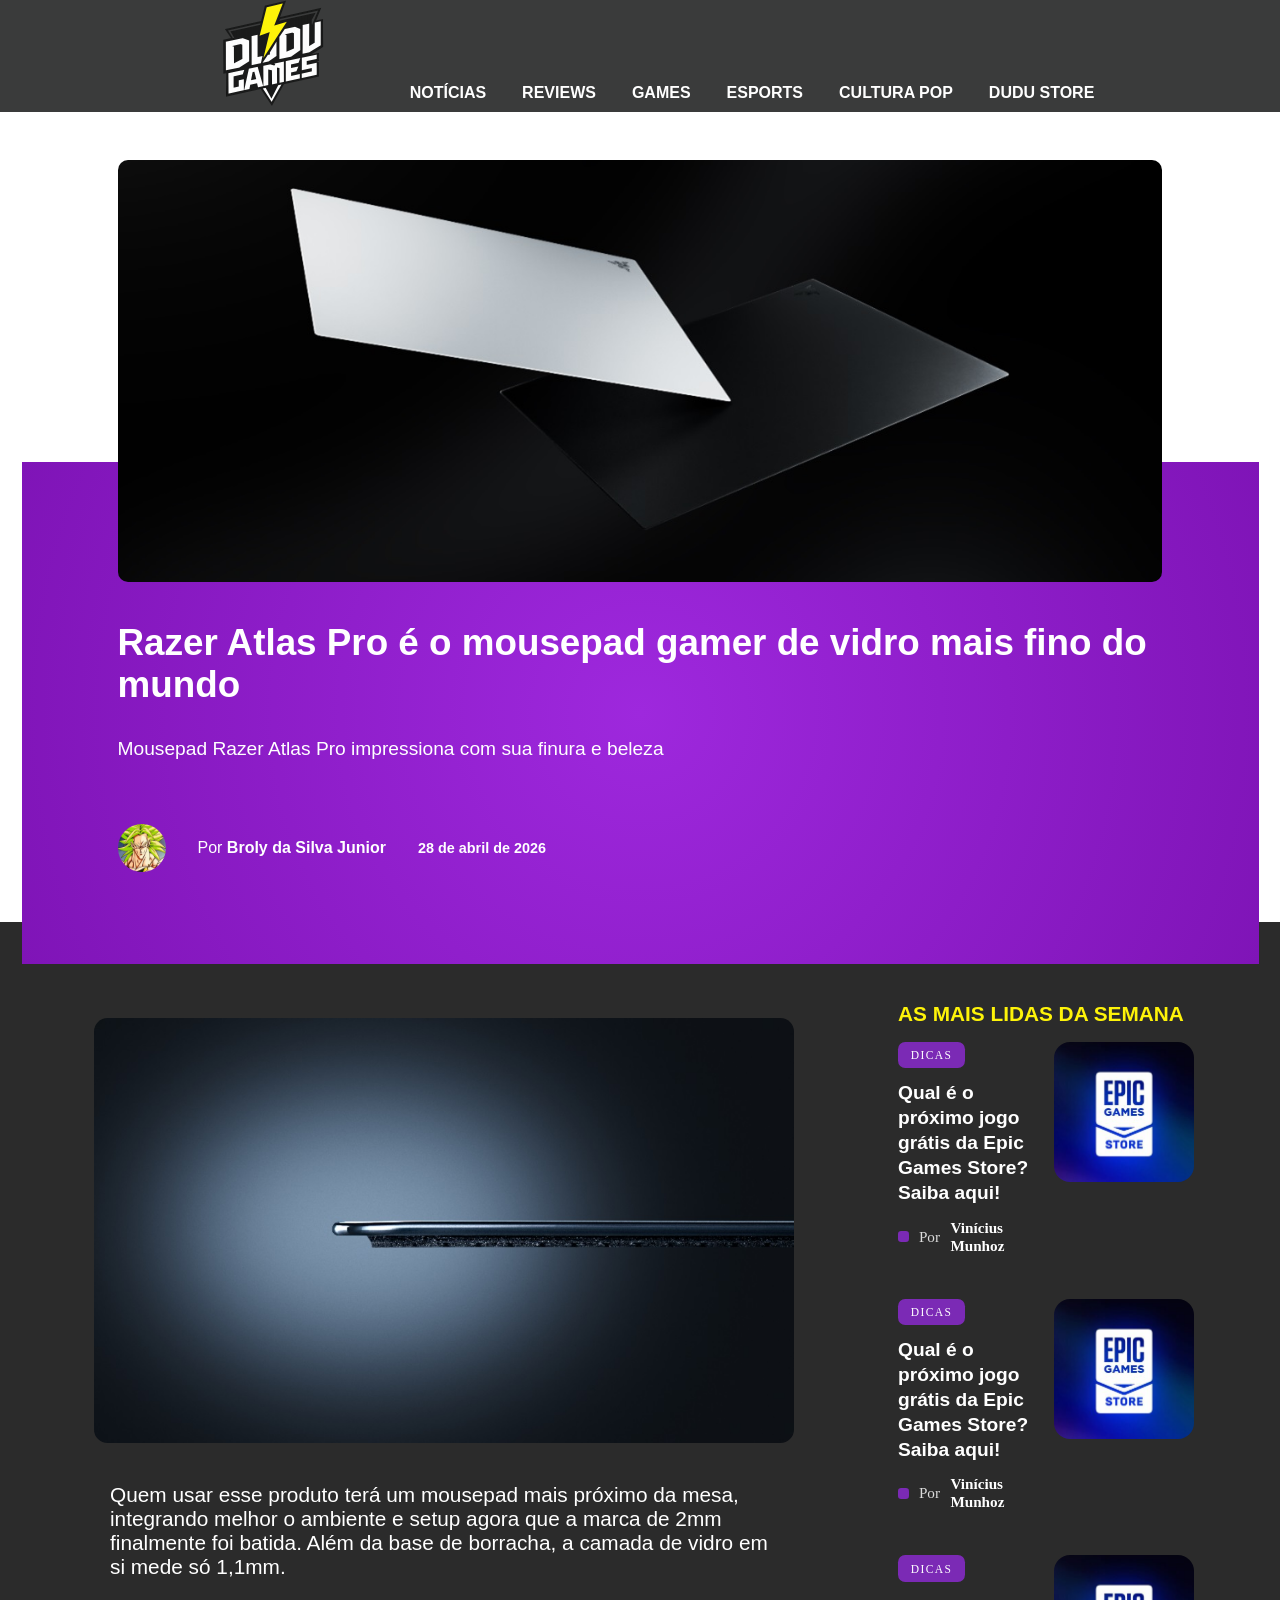
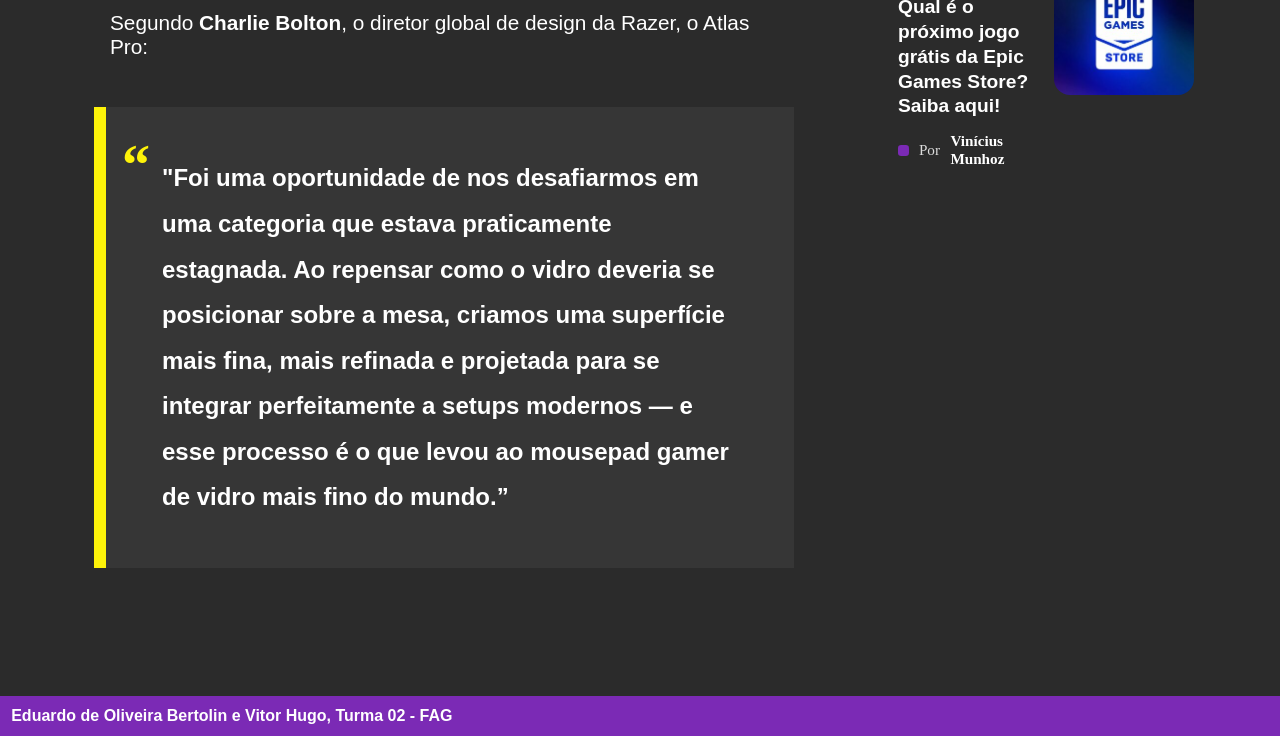
<file: atividade_avaliativa/index.html>
<!doctype html>
<html lang="pt-br">
  <head>
    <meta charset="UTF-8" />
    <meta name="viewport" content="width=device-width, initial-scale=1.0" />
    <link rel="stylesheet" href="./styles.css" />
    <title>DuduGames - Notícias, Novidades, Lançamentos e Promoções</title>
  </head>
  <body>
    <header>
      <h1>DuduGames</h1>
      <div class="centralizar-logo">
        <img
          src="./assets/img/dudugames_logo.png"
          class="dudugames-logo"
          alt="DuduGames Logo"
        />
      </div>

      <nav>
        <ul>
          <li><a href="#">Notícias</a></li>
          <li><a href="#">Reviews</a></li>
          <li><a href="#">Games</a></li>
          <li><a href="#">Esports</a></li>
          <li><a href="#">Cultura Pop</a></li>
          <li><a href="#">Dudu Store</a></li>
        </ul>
      </nav>
    </header>
    <main>
      <section class="titulo">
        <div class="container">
          <div class="imagem-principal">
            <img
              src="./assets/img/razer_atlas_pro.jpg"
              height="422"
              width="1044"
              alt=""
            />
          </div>
          <div class="box">
            <h2>
              Razer Atlas Pro é o mousepad gamer de vidro mais fino do mundo
            </h2>
            <p>Mousepad Razer Atlas Pro impressiona com sua finura e beleza</p>
            <div class="autor-info">
              <a href="#"><img src="./assets/img/broly_icon.jpg" alt="" /></a>
              <p>Por <strong>Broly da Silva Junior</strong></p>
              <time datetime="28-04-2026"
                ><span>28 de abril de 2026</span></time
              >
            </div>
          </div>
        </div>
      </section>
      <section class="noticia-destaque">
        <article>
          <img src="./assets/img/razer_atlas_pro2.jpg" alt="" />
          <p>
            Quem usar esse produto terá um mousepad mais próximo da mesa,
            integrando melhor o ambiente e setup agora que a marca de 2mm
            finalmente foi batida. Além da base de borracha, a camada de vidro
            em si mede só 1,1mm.
          </p>
          <p>
            Segundo <strong>Charlie Bolton</strong>, o diretor global de design
            da Razer, o Atlas Pro:
          </p>
          <blockquote>
            <p>
              "Foi uma oportunidade de nos desafiarmos em uma categoria que
              estava praticamente estagnada. Ao repensar como o vidro deveria se
              posicionar sobre a mesa, criamos uma superfície mais fina, mais
              refinada e projetada para se integrar perfeitamente a setups
              modernos — e esse processo é o que levou ao mousepad gamer de
              vidro mais fino do mundo.”
            </p>
          </blockquote>
        </article>
        <aside>
          <h3>As mais lidas da semana</h3>
          <ul>
            <li>
              <div class="grid">
                <div class="conteudo">
                  <div class="conteudo-body">
                    <a href="#" class="tag">Dicas</a>
                    <h4 class="link">
                      Qual é o próximo jogo grátis da Epic Games Store? Saiba
                      aqui!
                    </h4>
                    <p class="conteudo-autor">
                      Por <strong>Vinícius Munhoz</strong>
                    </p>
                  </div>
                  <div class="conteudo-image">
                    <img src="./assets/img/epicgames_store.jpg" />
                  </div>
                </div>
              </div>
            </li>
            <li>
              <div class="grid">
                <div class="conteudo">
                  <div class="conteudo-body">
                    <a href="#" class="tag">Dicas</a>
                    <h4 class="link">
                      Qual é o próximo jogo grátis da Epic Games Store? Saiba
                      aqui!
                    </h4>
                    <p class="conteudo-autor">
                      Por <strong>Vinícius Munhoz</strong>
                    </p>
                  </div>
                  <div class="conteudo-image">
                    <img src="./assets/img/epicgames_store.jpg" />
                  </div>
                </div>
              </div>
            </li>
            <li>
              <div class="grid">
                <div class="conteudo">
                  <div class="conteudo-body">
                    <a href="#" class="tag">Dicas</a>
                    <h4 class="link">
                      Qual é o próximo jogo grátis da Epic Games Store? Saiba
                      aqui!
                    </h4>
                    <p class="conteudo-autor">
                      Por <strong>Vinícius Munhoz</strong>
                    </p>
                  </div>
                  <div class="conteudo-image">
                    <img src="./assets/img/epicgames_store.jpg" />
                  </div>
                </div>
              </div>
            </li>
          </ul>
        </aside>
      </section>
      <footer>Eduardo de Oliveira Bertolin e Vitor Hugo, Turma 02 - FAG</footer>
    </main>
  </body>
</html>
</file>
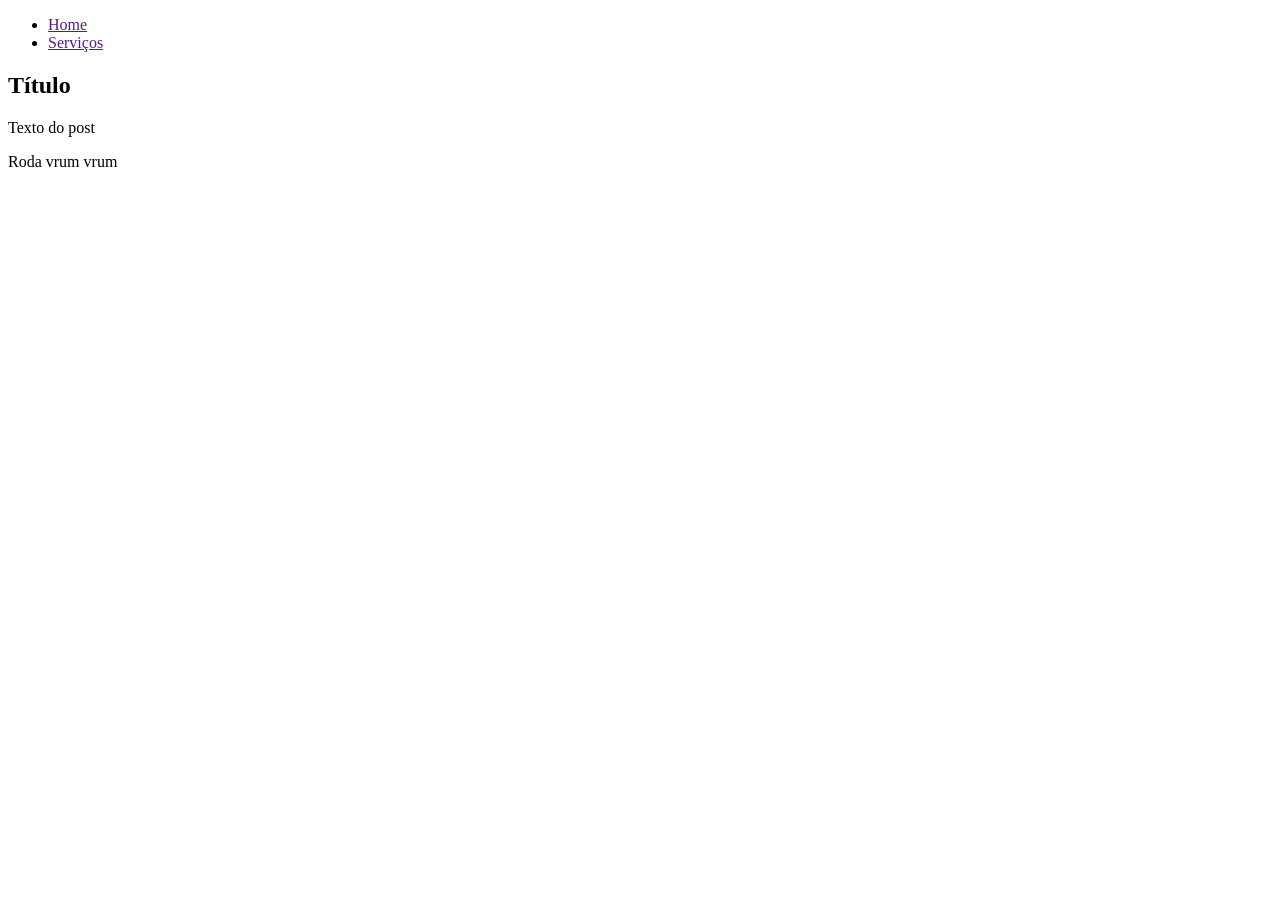
<file: exercicios/ex4/index.html>
<!doctype html>
<html lang="pt-br">
  <head>
    <meta charset="UTF-8" />
    <meta name="viewport" content="width=device-width, initial-scale=1.0" />
    <title>Exercício 4</title>
  </head>
  <body>
    <header>
      <nav>
        <ul>
          <li><a href="">Home</a></li>
          <li><a href="">Serviços</a></li>
        </ul>
      </nav>
    </header>

    <main>
      <article>
        <header>
          <h1>Título</h1>
        </header>
        <p>Texto do post</p>
      </article>
    </main>

    <footer>
      <p>Roda vrum vrum</p>
    </footer>
  </body>
</html>
</file>
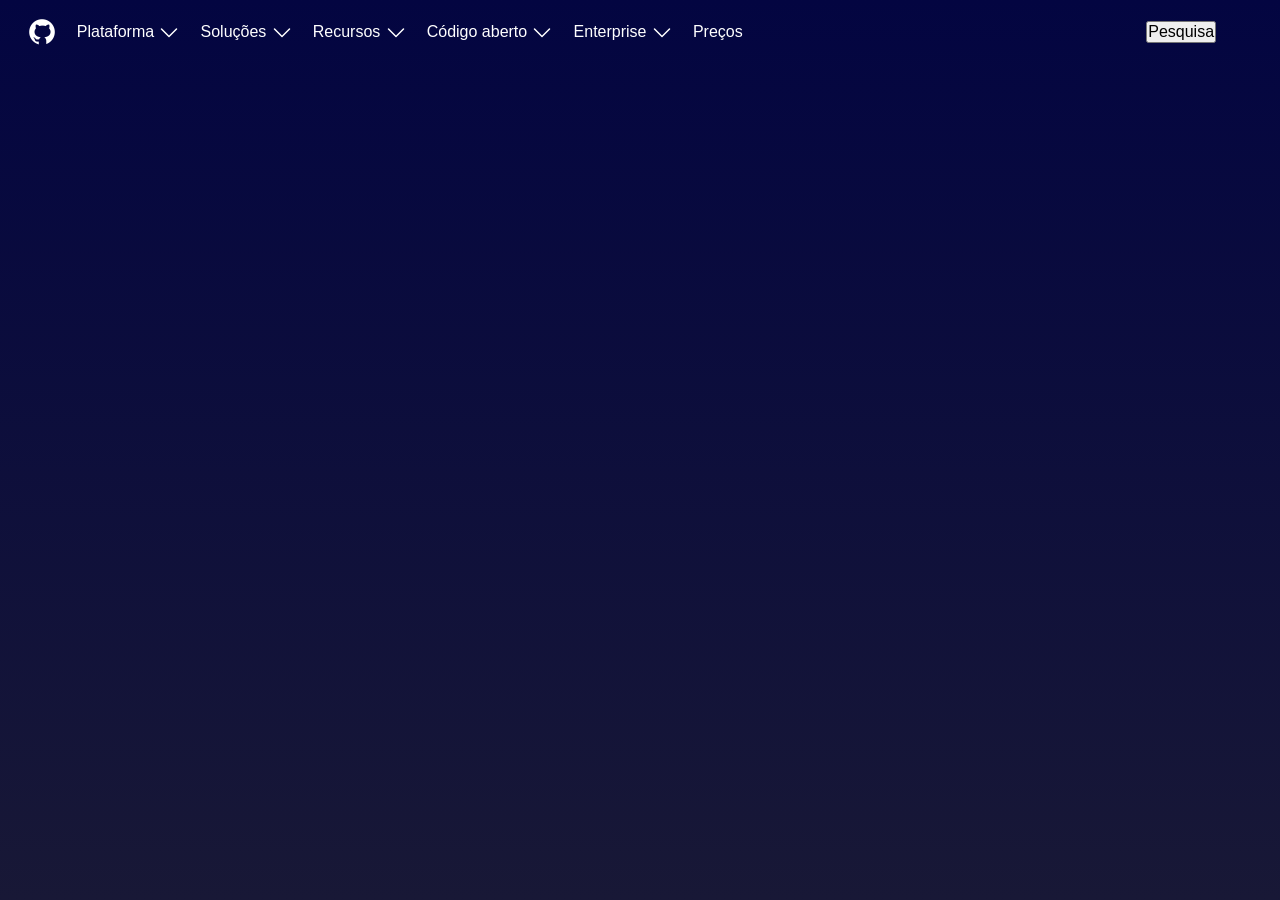
<file: Trabalho/Github/index.html>
<!doctype html>
<html lang="pt-br">
  <head>
    <meta charset="UTF-8" />
    <meta name="viewport" content="width=device-width, initial-scale=1.0" />
    <link rel="stylesheet" href="style.css" />
    <title>Github</title>
  </head>
  <body>
    <header>
      <nav class="nav-bar">
        <div class="container">
          <ul class="itens-esquerda">
            <li class="icon-link">
              <a href=""
                ><img
                  class="github-logo"
                  src="./assets/img/github_icon.png"
                  alt="Ícone github"
              /></a>
            </li>
            <li class="nav-link">
              <a href=""
                >Plataforma<svg
                  class="arrow-icon"
                  xmlns="http://www.w3.org/2000/svg"
                  width="24"
                  height="24"
                  fill="#fff"
                  viewBox="0 0 256 256"
                >
                  <path
                    d="M213.66,101.66l-80,80a8,8,0,0,1-11.32,0l-80-80A8,8,0,0,1,53.66,90.34L128,164.69l74.34-74.35a8,8,0,0,1,11.32,11.32Z"
                  ></path></svg
              ></a>
            </li>
            <li class="nav-link">
              <a href=""
                >Soluções<svg
                  class="arrow-icon"
                  xmlns="http://www.w3.org/2000/svg"
                  width="24"
                  height="24"
                  fill="#fff"
                  viewBox="0 0 256 256"
                >
                  <path
                    d="M213.66,101.66l-80,80a8,8,0,0,1-11.32,0l-80-80A8,8,0,0,1,53.66,90.34L128,164.69l74.34-74.35a8,8,0,0,1,11.32,11.32Z"
                  ></path></svg
              ></a>
            </li>
            <li class="nav-link">
              <a href=""
                >Recursos<svg
                  class="arrow-icon"
                  xmlns="http://www.w3.org/2000/svg"
                  width="24"
                  height="24"
                  fill="#fff"
                  viewBox="0 0 256 256"
                >
                  <path
                    d="M213.66,101.66l-80,80a8,8,0,0,1-11.32,0l-80-80A8,8,0,0,1,53.66,90.34L128,164.69l74.34-74.35a8,8,0,0,1,11.32,11.32Z"
                  ></path></svg
              ></a>
            </li>
            <li class="nav-link">
              <a href=""
                >Código aberto<svg
                  class="arrow-icon"
                  xmlns="http://www.w3.org/2000/svg"
                  width="24"
                  height="24"
                  fill="#fff"
                  viewBox="0 0 256 256"
                >
                  <path
                    d="M213.66,101.66l-80,80a8,8,0,0,1-11.32,0l-80-80A8,8,0,0,1,53.66,90.34L128,164.69l74.34-74.35a8,8,0,0,1,11.32,11.32Z"
                  ></path></svg
              ></a>
            </li>
            <li class="nav-link">
              <a href=""
                >Enterprise<svg
                  class="arrow-icon"
                  xmlns="http://www.w3.org/2000/svg"
                  width="24"
                  height="24"
                  fill="#fff"
                  viewBox="0 0 256 256"
                >
                  <path
                    d="M213.66,101.66l-80,80a8,8,0,0,1-11.32,0l-80-80A8,8,0,0,1,53.66,90.34L128,164.69l74.34-74.35a8,8,0,0,1,11.32,11.32Z"
                  ></path></svg
              ></a>
            </li>
            <li class="nav-link"><a href="">Preços</a></li>
          </ul>

          <ul class="itens-direita">
            <li><button>Pesquisa</button></li>
            <li><a href=""></a></li>
            <li><a href=""></a></li>
          </ul>
        </div>
      </nav>
    </header>
  </body>
</html>
</file>
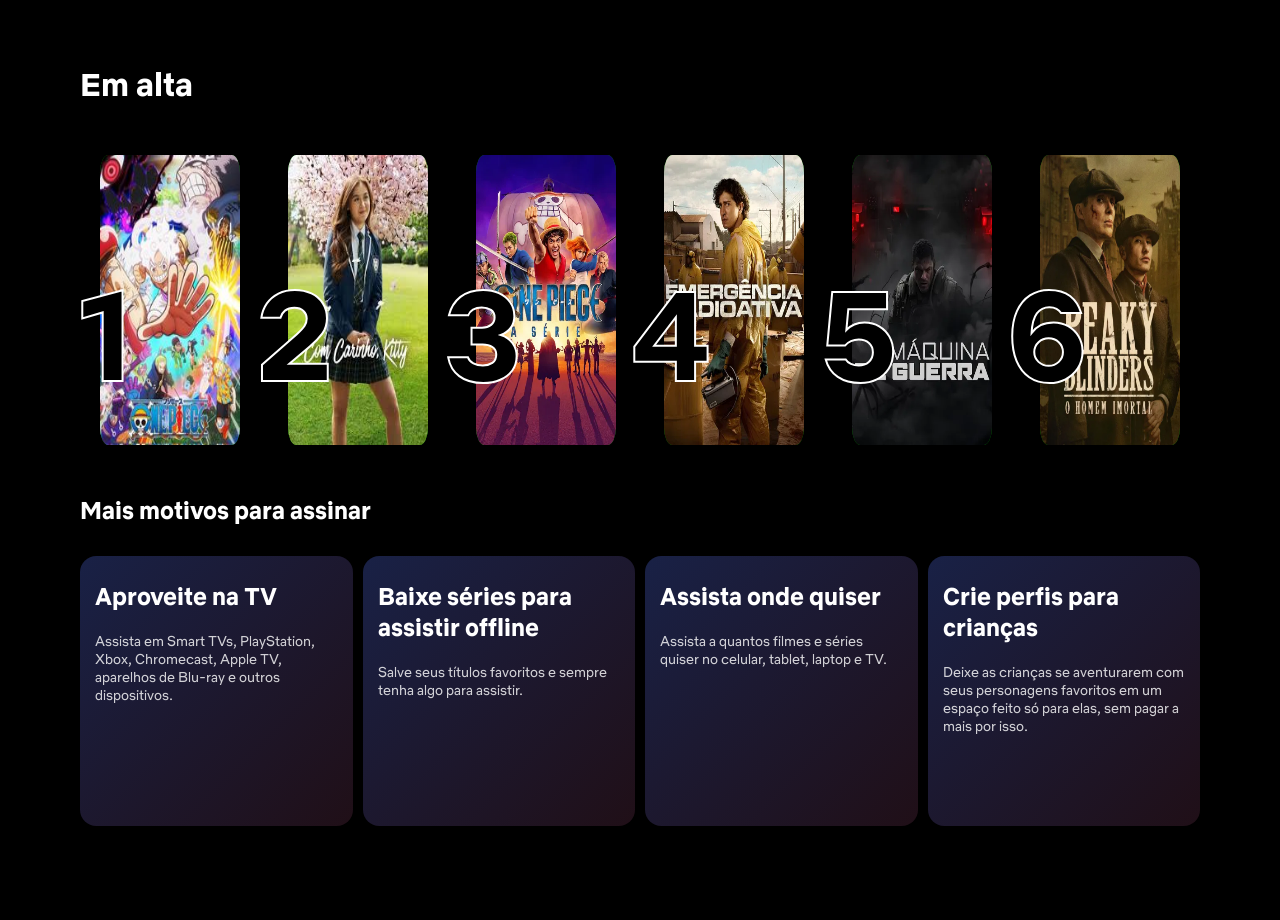
<file: Trabalho/Netflix/index.html>
<!doctype html>
<html lang="pt-br">
  <head>
    <meta charset="UTF-8" />
    <meta name="viewport" content="width=device-width, initial-scale=1.0" />
    <link rel="stylesheet" href="./assets/css/style.css" />
    <title>Netflix</title>
  </head>
  <body>
    <header>
      <h1>Em alta</h1>
    </header>
    <main>
      <section class="em-alta">
        <div class="container-cards">
          <div class="card">
            <a href=""
              ><img
                class="image-card"
                src="./assets/img/banneronepiece.jpg"
                alt=""
              />
              <span class="numero-overlay">1</span>
            </a>
          </div>

          <div class="card">
            <a href=""
              ><img
                class="image-card"
                src="./assets/img/bannercomcarinho.jpeg"
                alt=""
              />
              <span class="numero-overlay">2</span>
            </a>
          </div>

          <div class="card">
            <a href=""
              ><img
                class="image-card"
                src="./assets/img/banneronepieceserie.webp"
                alt=""
              />
              <span class="numero-overlay">3</span>
            </a>
          </div>

          <div class="card">
            <a href=""
              ><img
                class="image-card"
                src="./assets/img/banneremergencia.webp"
                alt=""
              />
              <span class="numero-overlay">4</span>
            </a>
          </div>

          <div class="card">
            <a href=""
              ><img
                class="image-card"
                src="./assets/img/bannermaquinadeguerra.webp"
                alt=""
              />
              <span class="numero-overlay">5</span>
            </a>
          </div>

          <div class="card">
            <a href=""
              ><img
                class="image-card"
                src="./assets/img/bannerpeakyblinders.webp"
                alt=""
              />
              <span class="numero-overlay">6</span>
            </a>
          </div>
        </div>
      </section>

      <section class="mais-motivos">
        <h2>Mais motivos para assinar</h2>

        <div class="container-extra-cards">
          <div class="card-extra">
            <h3 class="card-title">Aproveite na TV</h3>
            <p>
              Assista em Smart TVs, PlayStation, Xbox, Chromecast, Apple TV,
              aparelhos de Blu-ray e outros dispositivos.
            </p>
          </div>

          <div class="card-extra">
            <h3 class="card-title">Baixe séries para assistir offline</h3>
            <p>
              Salve seus títulos favoritos e sempre tenha algo para assistir.
            </p>
          </div>

          <div class="card-extra">
            <h3 class="card-title">Assista onde quiser</h3>
            <p>
              Assista a quantos filmes e séries quiser no celular, tablet,
              laptop e TV.
            </p>
          </div>

          <div class="card-extra">
            <h3 class="card-title">Crie perfis para crianças</h3>
            <p>
              Deixe as crianças se aventurarem com seus personagens favoritos em
              um espaço feito só para elas, sem pagar a mais por isso.
            </p>
          </div>
        </div>
      </section>
    </main>
  </body>
</html>
</file>
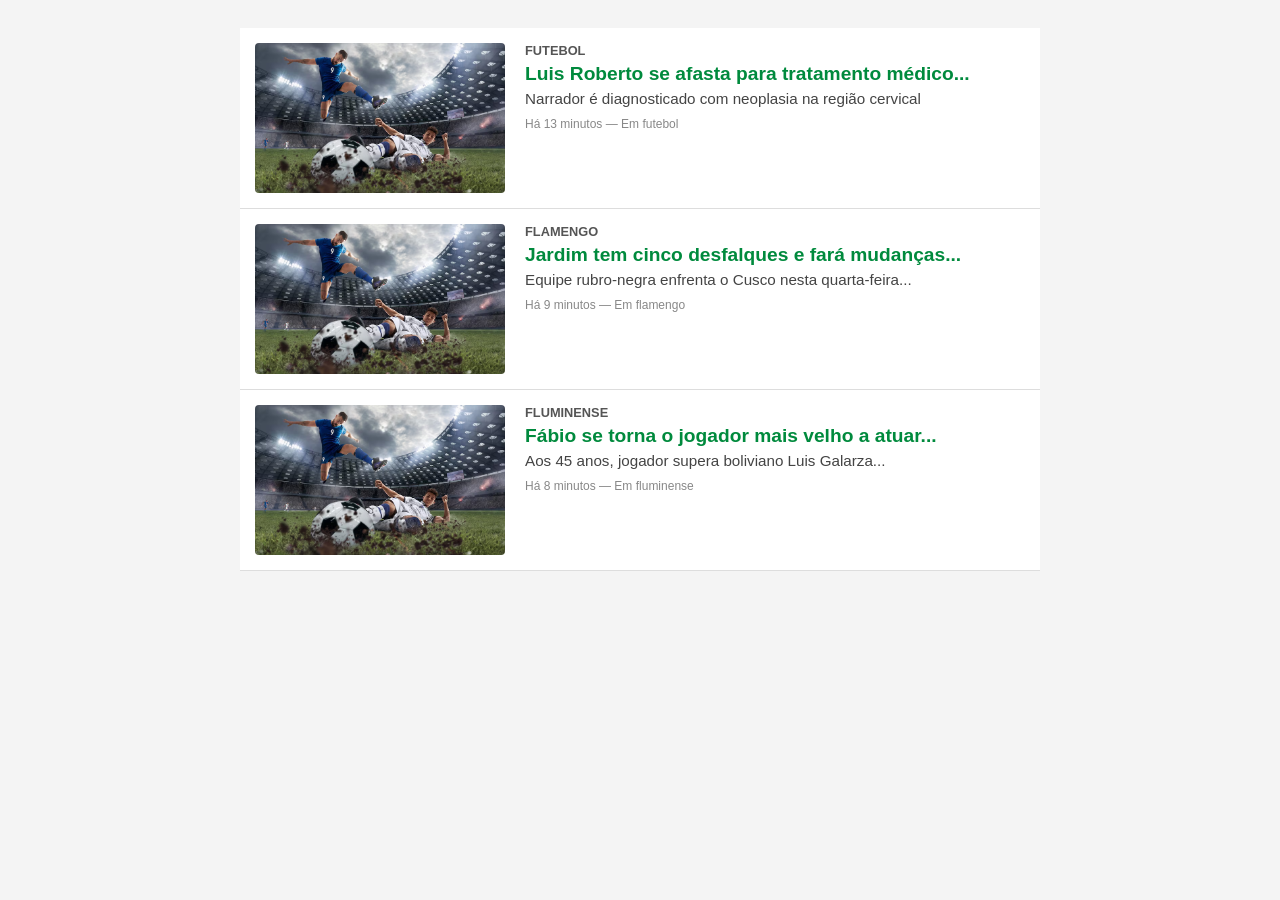
<file: exercicios/ex5/cgn/index.html>
<!doctype html>
<html lang="pt-br">
  <head>
    <meta charset="UTF-8" />
    <title>Layout de Notícias</title>
    <link rel="stylesheet" href="style.css" />
  </head>
  <body>
    <main class="news-feed">
      <article class="news-item">
        <div class="image-placeholder">
          <img src="./futebol.png" alt="" />
        </div>
        <div class="content">
          <span class="category">futebol</span>
          <h2>Luis Roberto se afasta para tratamento médico...</h2>
          <p>Narrador é diagnosticado com neoplasia na região cervical</p>
          <span class="meta">Há 13 minutos — Em futebol</span>
        </div>
      </article>

      <article class="news-item">
        <div class="image-placeholder">
          <img src="./futebol.png" alt="" />
        </div>
        <div class="content">
          <span class="category">flamengo</span>
          <h2>Jardim tem cinco desfalques e fará mudanças...</h2>
          <p>Equipe rubro-negra enfrenta o Cusco nesta quarta-feira...</p>
          <span class="meta">Há 9 minutos — Em flamengo</span>
        </div>
      </article>

      <article class="news-item">
        <div class="image-placeholder">
          <img src="./futebol.png" alt="" />
        </div>
        <div class="content">
          <span class="category">fluminense</span>
          <h2>Fábio se torna o jogador mais velho a atuar...</h2>
          <p>Aos 45 anos, jogador supera boliviano Luis Galarza...</p>
          <span class="meta">Há 8 minutos — Em fluminense</span>
        </div>
      </article>
    </main>
  </body>
</html>
</file>
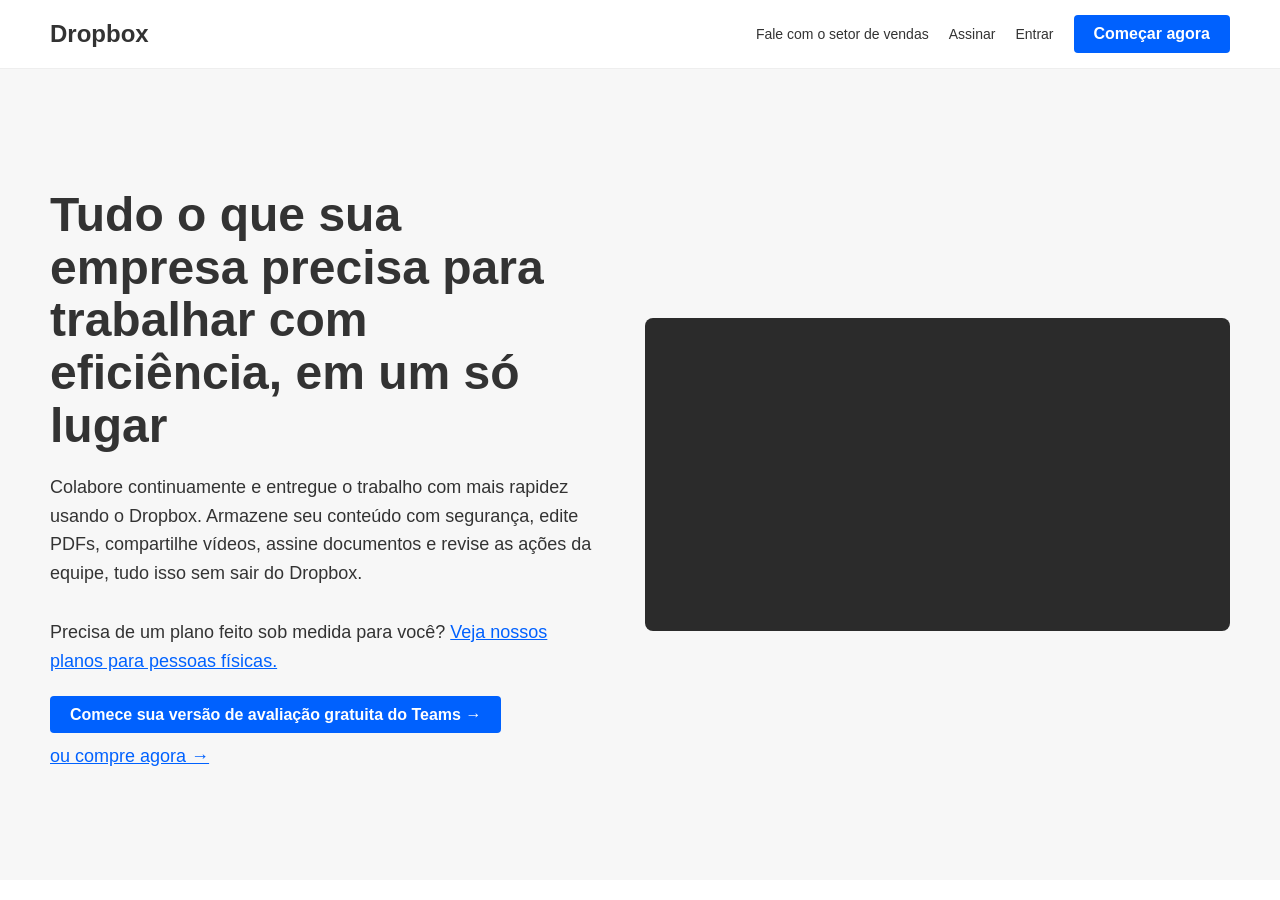
<file: exercicios/ex5/dropbox/index.html>
<!doctype html>
<html lang="pt-br">
  <head>
    <meta charset="UTF-8" />
    <title>Dropbox para Empresas</title>
    <link rel="stylesheet" href="./style.css" />
  </head>
  <body>
    <header>
      <div class="logo">Dropbox</div>
      <nav>
        <ul class="nav-list">
          <li><a href="#" class="nav-link">Fale com o setor de vendas</a></li>
          <li><a href="#" class="nav-link">Assinar</a></li>
          <li><a href="#" class="nav-link">Entrar</a></li>
        </ul>
        <a href="#" class="btn-blue">Começar agora</a>
      </nav>
    </header>

    <main>
      <section class="text-section">
        <h1>
          Tudo o que sua empresa precisa para trabalhar com eficiência, em um só
          lugar
        </h1>
        <p>
          Colabore continuamente e entregue o trabalho com mais rapidez usando o
          Dropbox. Armazene seu conteúdo com segurança, edite PDFs, compartilhe
          vídeos, assine documentos e revise as ações da equipe, tudo isso sem
          sair do Dropbox.
        </p>
        <p>
          Precisa de um plano feito sob medida para você?
          <span class="link-text"
            >Veja nossos planos para pessoas físicas.</span
          >
        </p>
        <a href="#" class="btn-blue"
          >Comece sua versão de avaliação gratuita do Teams →</a
        >
        <p><span class="link-text">ou compre agora →</span></p>
      </section>

      <section class="image-section">
        <video autoplay muted loop playsinline>
          <source
            src="https://aem.dropbox.com/cms/content/dam/dropbox/warp/en-us/official-teams-page/dbx1-hero-1920x1080-v2.mp4"
            type="video/mp4"
          />
          Seu navegador não suporta vídeos.
        </video>
      </section>
    </main>
  </body>
</html>
</file>
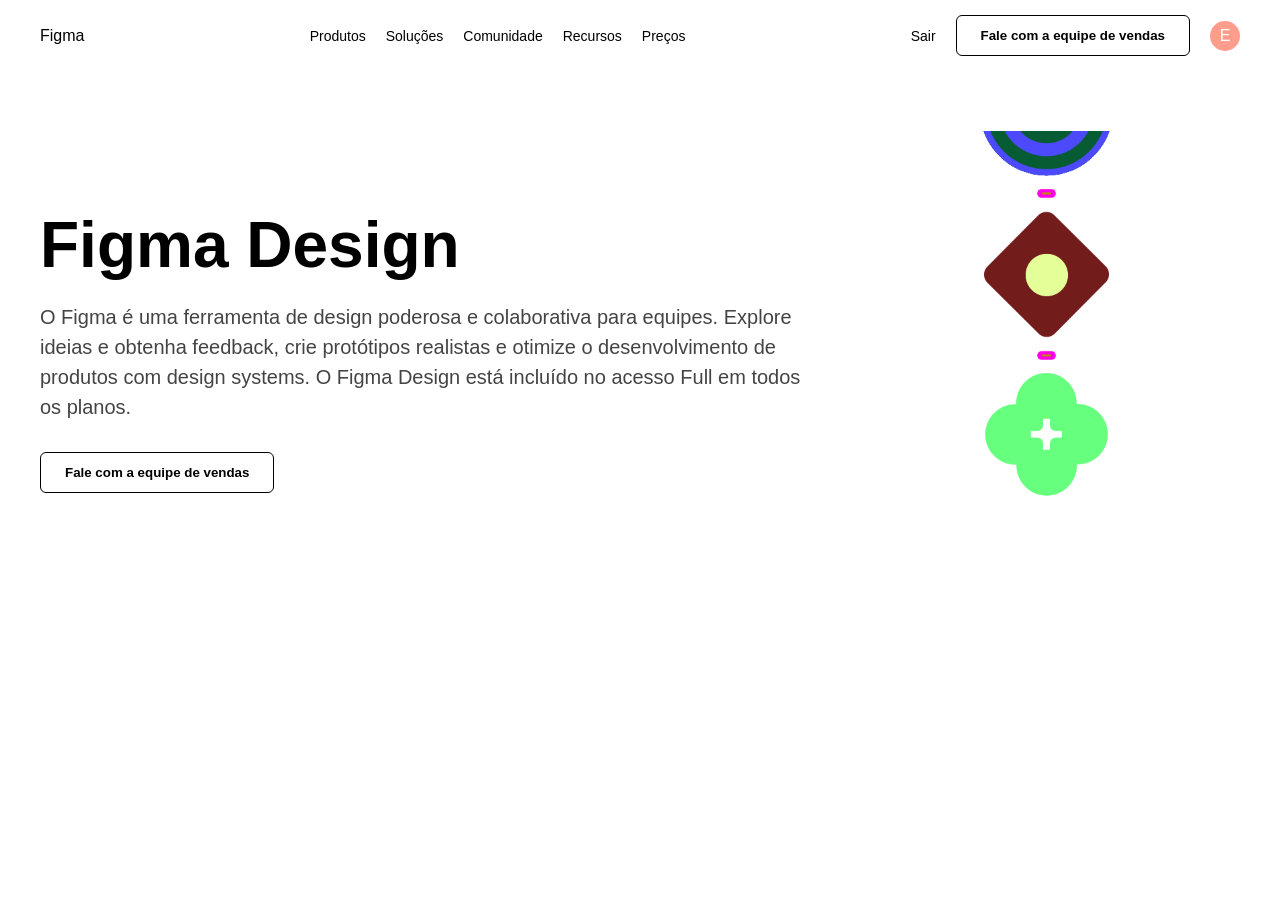
<file: exercicios/ex5/figma/index.html>
<!doctype html>
<html lang="pt-br">
  <head>
    <meta charset="UTF-8" />
    <title>Figma Design</title>
    <link rel="stylesheet" href="style.css" />
  </head>
  <body>
    <header class="navbar">
      <div class="logo">Figma</div>
      <nav>
        <ul class="menu">
          <li><a href="#">Produtos</a></li>
          <li><a href="#">Soluções</a></li>
          <li><a href="#">Comunidade</a></li>
          <li><a href="#">Recursos</a></li>
          <li><a href="#">Preços</a></li>
        </ul>
      </nav>
      <div class="cta-group">
        <a href="#">Sair</a>
        <button class="btn-secondary">Fale com a equipe de vendas</button>
        <div class="avatar-placeholder">E</div>
      </div>
    </header>

    <main class="hero">
      <section class="text-content">
        <h1>Figma Design</h1>
        <p>
          O Figma é uma ferramenta de design poderosa e colaborativa para
          equipes. Explore ideias e obtenha feedback, crie protótipos realistas
          e otimize o desenvolvimento de produtos com design systems. O Figma
          Design está incluído no acesso Full em todos os planos.
        </p>
        <button class="btn-secondary">Fale com a equipe de vendas</button>
      </section>

      <section class="demo-section">
        <img src="banner.png" alt="Interface do Figma" />
      </section>
    </main>
  </body>
</html>
</file>
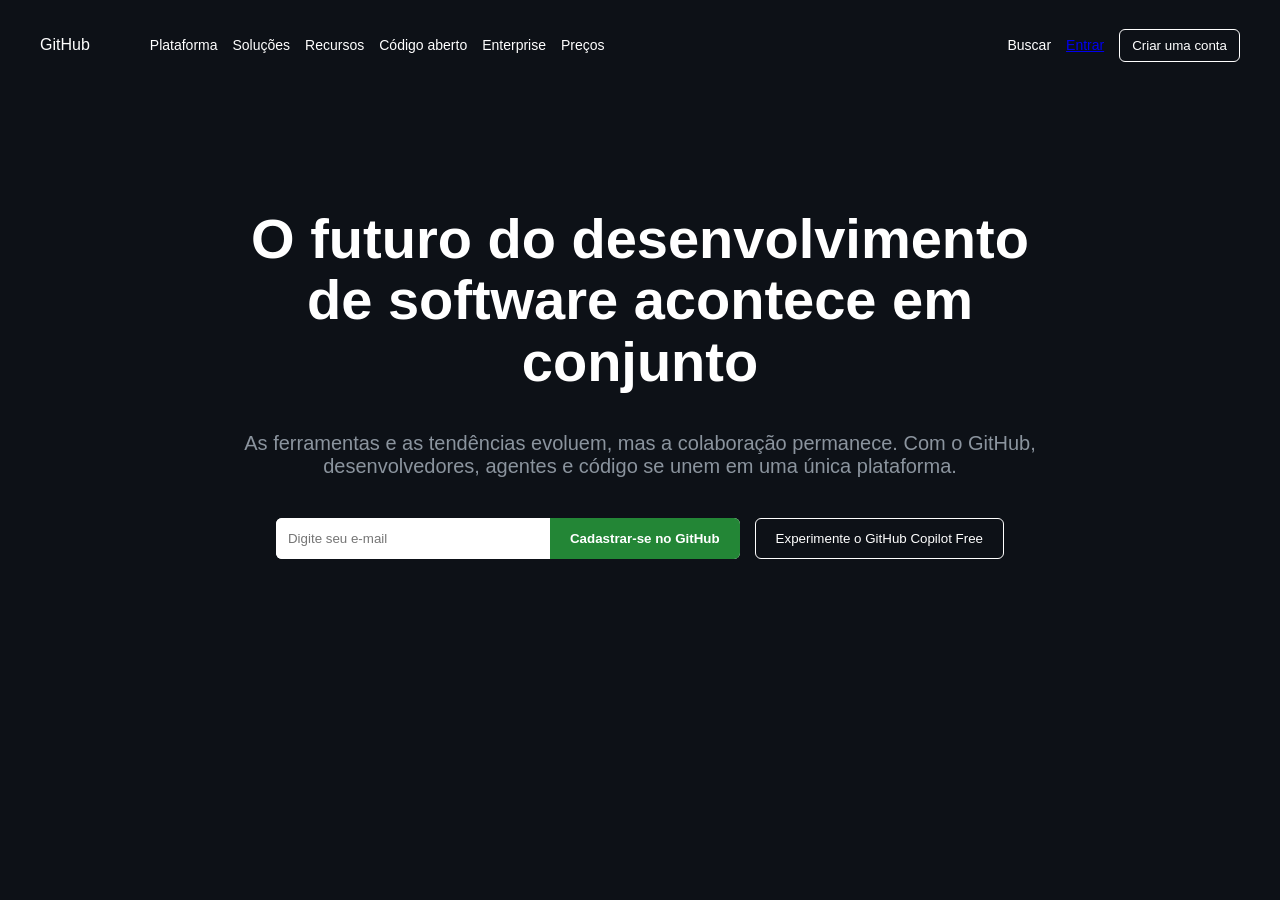
<file: exercicios/ex5/github/index.html>
<!doctype html>
<html lang="pt-br">
  <head>
    <meta charset="UTF-8" />
    <title>GitHub Layout</title>
    <link rel="stylesheet" href="style.css" />
  </head>
  <body>
    <header class="navbar">
      <div class="left-nav">
        <div class="logo">GitHub</div>
        <nav>
          <ul class="nav-links">
            <li><a href="#">Plataforma</a></li>
            <li><a href="#">Soluções</a></li>
            <li><a href="#">Recursos</a></li>
            <li><a href="#">Código aberto</a></li>
            <li><a href="#">Enterprise</a></li>
            <li><a href="#">Preços</a></li>
          </ul>
        </nav>
      </div>
      <div class="right-nav">
        <span class="search-placeholder">Buscar</span>
        <a href="#">Entrar</a>
        <button class="btn-signup">Criar uma conta</button>
      </div>
    </header>

    <main class="hero">
      <h1>O futuro do desenvolvimento de software acontece em conjunto</h1>
      <p>
        As ferramentas e as tendências evoluem, mas a colaboração permanece. Com
        o GitHub, desenvolvedores, agentes e código se unem em uma única
        plataforma.
      </p>

      <div class="hero-actions">
        <div class="input-group">
          <input type="email" placeholder="Digite seu e-mail" />
          <button class="btn-primary">Cadastrar-se no GitHub</button>
        </div>
        <button class="btn-secondary">Experimente o GitHub Copilot Free</button>
      </div>
    </main>
  </body>
</html>
</file>
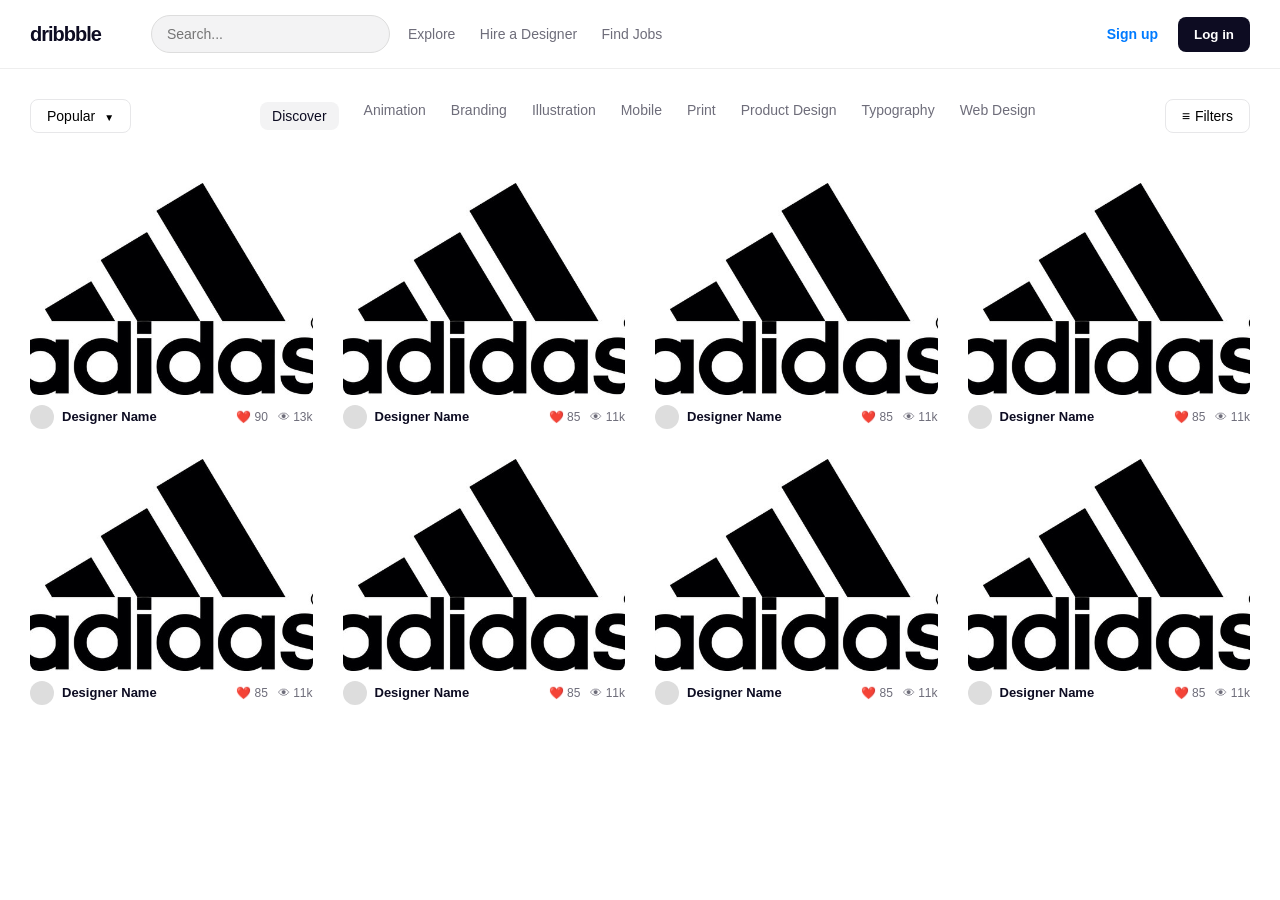
<file: exercicios/ex5/gribble/index.html>
<!doctype html>
<html lang="pt-br">
  <head>
    <meta charset="UTF-8" />
    <meta name="viewport" content="width=device-width, initial-scale=1.0" />
    <title>Dribbble Clone</title>
    <link rel="stylesheet" href="style.css" />
  </head>
  <body>
    <header class="navbar">
      <div class="left-nav">
        <div class="logo">dribbble</div>
        <div class="search-bar">
          <input type="text" placeholder="Search..." />
        </div>
        <nav class="nav-links">
          <a href="#">Explore</a>
          <a href="#">Hire a Designer</a>
          <a href="#">Find Jobs</a>
        </nav>
      </div>

      <div class="right-nav">
        <a href="#" class="btn-signup">Sign up</a>
        <button class="btn-login">Log in</button>
      </div>
    </header>
    <nav class="filter-bar">
      <div class="filter-left">
        <button class="btn-dropdown">Popular <span>▼</span></button>
      </div>
      <div class="filter-center">
        <a href="#" class="active">Discover</a>
        <a href="#">Animation</a>
        <a href="#">Branding</a>
        <a href="#">Illustration</a>
        <a href="#">Mobile</a>
        <a href="#">Print</a>
        <a href="#">Product Design</a>
        <a href="#">Typography</a>
        <a href="#">Web Design</a>
      </div>
      <div class="filter-right">
        <button class="btn-filters">Filters</button>
      </div>
    </nav>

    <main class="gallery-container">
      <article class="shot-card">
        <div class="shot-image">
          <img src="./adidas.png" alt="Projeto" />
        </div>
        <div class="shot-footer">
          <div class="author">
            <div class="avatar"></div>
            <span>Designer Name</span>
          </div>
          <div class="stats">
            <span>❤️ 90</span>
            <span>👁 13k</span>
          </div>
        </div>
      </article>

      <article class="shot-card">
        <div class="shot-image">
          <img src="./adidas.png" alt="Projeto" />
        </div>
        <div class="shot-footer">
          <div class="author">
            <div class="avatar"></div>
            <span>Designer Name</span>
          </div>
          <div class="stats">
            <span>❤️ 85</span>
            <span>👁 11k</span>
          </div>
        </div>
      </article>
      <article class="shot-card">
        <div class="shot-image">
          <img src="./adidas.png" alt="Projeto" />
        </div>
        <div class="shot-footer">
          <div class="author">
            <div class="avatar"></div>
            <span>Designer Name</span>
          </div>
          <div class="stats">
            <span>❤️ 85</span>
            <span>👁 11k</span>
          </div>
        </div>
      </article>
      <article class="shot-card">
        <div class="shot-image">
          <img src="./adidas.png" alt="Projeto" />
        </div>
        <div class="shot-footer">
          <div class="author">
            <div class="avatar"></div>
            <span>Designer Name</span>
          </div>
          <div class="stats">
            <span>❤️ 85</span>
            <span>👁 11k</span>
          </div>
        </div>
      </article>
      <article class="shot-card">
        <div class="shot-image">
          <img src="./adidas.png" alt="Projeto" />
        </div>
        <div class="shot-footer">
          <div class="author">
            <div class="avatar"></div>
            <span>Designer Name</span>
          </div>
          <div class="stats">
            <span>❤️ 85</span>
            <span>👁 11k</span>
          </div>
        </div>
      </article>
      <article class="shot-card">
        <div class="shot-image">
          <img src="./adidas.png" alt="Projeto" />
        </div>
        <div class="shot-footer">
          <div class="author">
            <div class="avatar"></div>
            <span>Designer Name</span>
          </div>
          <div class="stats">
            <span>❤️ 85</span>
            <span>👁 11k</span>
          </div>
        </div>
      </article>
      <article class="shot-card">
        <div class="shot-image">
          <img src="./adidas.png" alt="Projeto" />
        </div>
        <div class="shot-footer">
          <div class="author">
            <div class="avatar"></div>
            <span>Designer Name</span>
          </div>
          <div class="stats">
            <span>❤️ 85</span>
            <span>👁 11k</span>
          </div>
        </div>
      </article>
      <article class="shot-card">
        <div class="shot-image">
          <img src="./adidas.png" alt="Projeto" />
        </div>
        <div class="shot-footer">
          <div class="author">
            <div class="avatar"></div>
            <span>Designer Name</span>
          </div>
          <div class="stats">
            <span>❤️ 85</span>
            <span>👁 11k</span>
          </div>
        </div>
      </article>
    </main>
  </body>
</html>
</file>
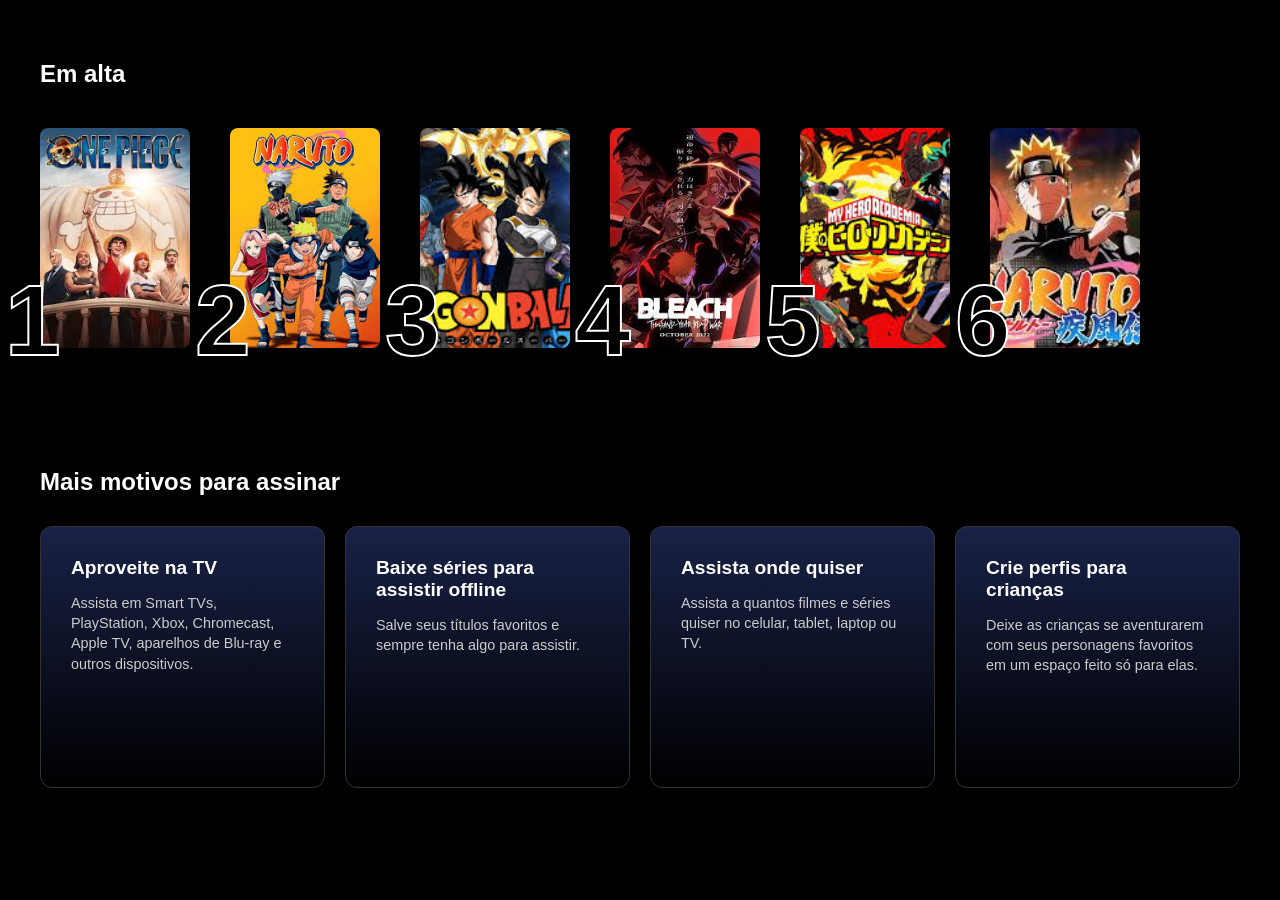
<file: exercicios/ex5/netflix/index.html>
<!doctype html>
<html lang="pt-br">
  <head>
    <meta charset="UTF-8" />
    <title>Layout Netflix Estilizado</title>
    <link rel="stylesheet" href="style.css" />
  </head>
  <body>
    <section class="top-list">
      <h2>Em alta</h2>
      <div class="carousel">
        <div class="item">
          <img src="./banner_onepiece.png" alt="One Piece" />
          <span>1</span>
        </div>
        <div class="item">
          <img src="./banner_naruto.png" alt="Naruto" />
          <span>2</span>
        </div>
        <div class="item">
          <img src="banner_dbz.png" alt="Dragon ball" />
          <span>3</span>
        </div>
        <div class="item">
          <img src="./banner_bleach.png" alt="Bleach" />
          <span>4</span>
        </div>
        <div class="item">
          <img src="./banner_boku.png" alt="Boku no hero" />
          <span>5</span>
        </div>
        <div class="item">
          <img src="banner_shippuden.png" alt="Naruto Shippuden" />
          <span>6</span>
        </div>
      </div>
    </section>

    <section class="features">
      <h2>Mais motivos para assinar</h2>
      <div class="feature-grid">
        <article class="card">
          <h3>Aproveite na TV</h3>
          <p>
            Assista em Smart TVs, PlayStation, Xbox, Chromecast, Apple TV,
            aparelhos de Blu-ray e outros dispositivos.
          </p>
        </article>
        <article class="card">
          <h3>Baixe séries para assistir offline</h3>
          <p>Salve seus títulos favoritos e sempre tenha algo para assistir.</p>
        </article>
        <article class="card">
          <h3>Assista onde quiser</h3>
          <p>
            Assista a quantos filmes e séries quiser no celular, tablet, laptop
            ou TV.
          </p>
        </article>
        <article class="card">
          <h3>Crie perfis para crianças</h3>
          <p>
            Deixe as crianças se aventurarem com seus personagens favoritos em
            um espaço feito só para elas.
          </p>
        </article>
      </div>
    </section>
  </body>
</html>
</file>
<file: atividade_avaliativa/styles.css>
* {
  margin: 0;
  padding: 0;
  box-sizing: border-box;
}

h1,
h2,
h3,
h4,
h5,
h6 {
  font-family: "Segoe UI", Tahoma, Geneva, Verdana, sans-serif;
}

/* HEADER - NAV */
header {
  display: flex;
  justify-content: center;
  gap: 2rem;
  height: 7rem;
  width: 100%;
  background-color: #3a3b3b;
}

header h1 {
  display: none;
}

nav {
  align-items: end;

  display: flex;
  justify-content: space-between;
}

nav ul {
  display: flex;
  gap: 1rem;
  list-style: none;
}

nav ul li {
  position: relative;
  padding: 10px;
}

nav ul li::after {
  content: "";
  position: absolute;
  left: 0;
  bottom: 0;
  width: 100%;
  height: 3px;
  background-color: #fef309;
  transform: scaleX(0);
  transform-origin: left;
  transition: transform 0.25s ease;
}

nav ul li:hover::after {
  transform: scaleX(1);
}

nav ul a {
  text-decoration: none;
  color: white;
  font-family:
    "Trebuchet MS", "Lucida Sans Unicode", "Lucida Grande", "Lucida Sans",
    Arial, sans-serif, Haettenschweiler, "Arial Narrow Bold", sans-serif;
  font-weight: bold;
  text-transform: uppercase;
}

/* LOGO */

.centralizar-logo {
  align-items: center;
  display: flex;
  justify-content: center;
}

.dudugames-logo {
  height: 8rem;
  cursor: pointer;
  display: inline-block;
  transition: transform 0.25s ease;
}

.dudugames-logo:hover {
  transform: scale(1.07);
}

/* Main */

.container {
  display: flex;
  justify-content: center;
  align-items: center;
  flex-direction: column;
  position: relative;
}

.imagem-principal {
  margin-top: 3rem;
  position: relative;
  display: flex;
  justify-content: center;
  align-items: center;
  width: 1044px;
  height: 422px;
  overflow: hidden;
}

.imagem-principal img {
  object-fit: cover;
  display: block;
  border-radius: 10px;
  width: 100%;
  height: 100%;
  z-index: 3;
}

.box {
  background: radial-gradient(circle, #9e28dd 0%, #7f14b7 100%);
  display: flex;
  flex-direction: column;
  position: absolute;
  width: 1237px;
  height: 502px;
  top: 350px;
  z-index: 1;
  padding: 10rem 6rem;
}

.box h2 {
  color: white;
  font-family: Arial, Helvetica, sans-serif;
  font-size: 2.3rem;
  padding-bottom: 2rem;
}

.box p {
  color: white;
  font-family: Arial, Helvetica, sans-serif;
  font-size: 1.2rem;
  padding-bottom: 2rem;
}

.noticia-destaque {
  display: grid;
  grid-template-columns: minmax(0, 780px) minmax(0, 360px);
  justify-content: center;
  gap: 2rem;
  align-items: start;
  position: relative;
  z-index: 0;
  margin: 340px 0 0;
  width: 100%;
  padding: 3rem 2rem;
  background-color: #2b2b2b;
}

.noticia-destaque article {
  min-width: 0;
  width: 100%;
  padding: 3rem 2.5rem;
}

.noticia-destaque aside {
  padding: 2rem;
}

.noticia-destaque img {
  width: 100%;
  height: auto;
  display: block;
  border-radius: 0.85rem;
  margin-bottom: 1.5rem;
}

.noticia-destaque aside h3 {
  margin-top: 0;
  margin-bottom: 1rem;
  color: #fef309;
  text-transform: uppercase;
  font-family: Arial, Helvetica, sans-serif;
  font-size: 1.3rem;
  font-weight: 600;
}

.noticia-destaque aside ul {
  list-style: none;
  padding: 0;
  margin: 0;
  display: grid;
  gap: 0.75rem;
}

.noticia-destaque aside ul li {
  padding-bottom: 2rem;
}

.noticia-destaque aside a {
  color: white;
  text-decoration: none;
  display: block;
  padding: 0.85rem 1rem;
  background: rgba(255, 255, 255, 0.05);
  border-radius: 0.75rem;
  transition:
    background 0.2s ease,
    transform 0.2s ease;
}

article p {
  padding: 1rem;
}

article p,
h4 {
  font-family: Arial, Helvetica, sans-serif;
  font-size: 1.3rem;
  color: white;
}

blockquote {
  margin: 2rem 0;
  padding: 2rem 2.5rem;
  border-left: 0.75rem solid #fef309;
  background: rgba(255, 255, 255, 0.05);
  color: #f5f5f5;
  font-weight: 600;
  line-height: 1.9;
  position: relative;
  quotes: "“" "”" "‘" "’";
}
blockquote p {
  font-size: 1.5rem;
}

blockquote::before {
  content: open-quote;
  font-size: 3.5rem;
  color: #fef309;
  position: absolute;
  top: 0.3rem;
  left: 1rem;
}

.conteudo {
  display: grid;
  grid-template-columns: minmax(0, 1fr) auto;
  align-items: start;
}

.conteudo-body {
  display: flex;
  flex-direction: column;
  gap: 0.8rem;
}

.conteudo .tag {
  display: inline-flex;
  align-items: center;
  justify-content: center;
  padding: 0.45rem 0.8rem;
  width: fit-content;
  color: #ffffff;
  background: #7b2ab5;
  font-size: 0.72rem;
  text-transform: uppercase;
  letter-spacing: 0.12em;
  border-radius: 0.45rem;
}

.conteudo h4 {
  margin: 0;
  color: white;
  font-size: 1.2rem;
  line-height: 1.3;
  font-weight: 700;
}

.conteudo-autor {
  margin: 0;
  display: flex;
  align-items: center;
  gap: 0.65rem;
  color: #dcdcdc;
  font-size: 0.95rem;
}

.conteudo-autor strong {
  color: #ffffff;
  font-weight: 700;
}

.conteudo-autor::before {
  content: "";
  width: 0.7rem;
  height: 0.7rem;
  background: #7b2ab5;
  border-radius: 0.2rem;
}

.conteudo-image img {
  width: 140px;
  height: 140px;
  object-fit: cover;
  display: block;
  border-radius: 1rem;
}

.link {
  cursor: pointer;
}

.link:hover {
  text-decoration: underline;
}

footer {
  display: flex;
  justify-content: start;
  padding: 0.7rem;
  background-color: #7b2ab5;
  color: white;
  font-family: Arial, Helvetica, sans-serif;
  font-weight: 600;
  align-items: center;
  gap: 1rem;
}

.autor-info {
  margin-top: 2rem;
  display: flex;
  justify-content: flex-start;
  align-items: center;
  gap: 2rem;
}

.autor-info a {
  display: flex;
  align-items: center;
  line-height: 0;
}

.autor-info p,
.autor-info strong {
  margin: 0;
  padding: 0;
  color: white;
  font-size: 1rem;
}

.autor-info img {
  display: block;
  border-radius: 100%;
  width: 3rem;
  height: 3rem;
}

time {
  display: flex;
  align-items: center;
  gap: 0.5rem;
}

time span {
  display: block;
  font-family: Arial, Helvetica, sans-serif;
  color: white;
  text-align: center;
  font-size: 0.9rem;
  font-weight: 600;
}
</file>
<file: Trabalho/Github/style.css>
* {
  margin: 0;
  padding: 0;
  font-family: Roboto, sans-serif;
  font-size: 1rem;
}

body {
  height: 100vh;
  background: linear-gradient(to bottom, #030541, #181836);
}

.github-logo {
  height: 2rem;
  width: auto;
}

.arrow-icon {
  display: flex;
}

ul {
  display: flex;
  justify-content: start;
  align-items: center;
  list-style-type: none;
  padding: 1rem;
  overflow: hidden;
}

ul li {
  float: left;
  padding: 0 .6rem;
  
}

ul li a {
  display: flex;
  color: white;
  text-decoration: none;
  gap: .2rem;
  align-items: center;

}

ul li a:hover{
    color: rgba(255, 255, 255, 0.7);
    .arrow-icon{
        fill: rgba(255, 255, 255, 0.7);
    }
}

.container{
    display: flex;
    justify-content: space-between;
}
</file>
<file: Trabalho/Netflix/assets/css/style.css>
@font-face {
  font-family: 'NetflixSans';
  src: local('NetflixSans Regular'), url('../fonts/Netflix Sans/NetflixSans-Rg.ttf') format('truetype');
  font-weight: 400;
  font-style: normal;
  font-display: swap;
}

@font-face {
  font-family: 'NetflixSans';
  src: local('NetflixSans Bold'), url('../fonts/Netflix Sans/NetflixSans-Bd.ttf') format('truetype');
  font-weight: 700;
  font-style: normal;
  font-display: swap;
}

* {
  margin: 0;
  padding: 0;
  background-color: black;
  font-family: 'NetflixSans', sans-serif;
  color: white;
}

body {
  margin: 4rem 5rem ;
}

.container-cards {
  display: center;
  justify-content: center;
  margin: 20px;
  display: flex;
  flex-direction: row;
  gap: 3rem;
}

.card{
  background-color: green;
  height: 290px;
  width: 200px;
  border-radius: 6%;
  position: relative;
  justify-content: center;
  align-items: center;
}

.image-card{
  background-size: cover;
  border-radius: 6%;
  height: 100%;
  width: 100%;
  display: block;
}

.numero-overlay{
  position: absolute;
  top: 6rem;
  left: -2.5rem;
  background-color: transparent;
  padding: 0.25rem 0.5rem;
  font-size: 8rem;
  font-weight: 700;
  z-index: 10;
  color: black;
  -webkit-text-stroke: 2px white;
}

.card{
  transition: transform 0.3s cubic-bezier(0.25, 0.46, 0.45, 0.94);
}

.card:hover {
  transform: scale(1.08);
  z-index: 20;
}

header, section, h2{
  padding-bottom: 30px;
}
.mais-motivos h2{
  font-weight: 700;

}
.container-extra-cards{
  height: 270px;
  display: flex;
  flex-direction: row;
  gap: 10px;
  justify-content: space-between;
}

.card-extra{
  background-image:linear-gradient(to bottom right, #192146, #200f17);
  border-radius: 6%;
  padding: 25px 15px 0  ;
  width: 360px;
  height: auto;
}

.card-title{
  background-color: transparent;
  font-size: 1.5rem;
  font-weight: 700;
  padding-bottom: 20px;
}

p { 
  color: rgba(255, 255, 255, 0.8);
  font-size: .9rem;
  background-color: transparent;
}

.card-extra{
  transition: transform 0.3s cubic-bezier(0.25, 0.46, 0.45, 0.94);
}

.card-extra:hover {
  transform: scale(1.03);
  z-index: 20;
}
</file>
<file: exercicios/ex5/cgn/style.css>
body {
  font-family: sans-serif;
  background-color: #f4f4f4;
  padding: 20px;
}

.news-feed {
  max-width: 800px;
  margin: auto;
}

.news-item {
  display: flex;
  gap: 20px;
  background: white;
  padding: 15px;
  border-bottom: 1px solid #ddd;
}

.image-placeholder {
  width: 250px;
  height: 150px;
  background-color: #ccc;
  flex-shrink: 0;
  border-radius: 4px;
}

.content {
  display: flex;
  flex-direction: column;
  gap: 5px;
}

.category {
  color: #555;
  font-size: 0.8rem;
  text-transform: uppercase;
  font-weight: bold;
}
h2 {
  margin: 0;
  font-size: 1.2rem;
  color: #008a3d;
}
p {
  margin: 0;
  color: #444;
  font-size: 0.95rem;
}
.meta {
  font-size: 0.75rem;
  color: #888;
  margin-top: 5px;
}
.image-placeholder {
  width: 250px;
  height: 150px;
  flex-shrink: 0;
  background-color: #ccc;
  border-radius: 4px;
  overflow: hidden;
}

.image-placeholder img {
  width: 100%;
  height: 100%;
  object-fit: cover;
  display: block;
}
</file>
<file: exercicios/ex5/dropbox/style.css>
body {
  margin: 0;
  font-family: "Segoe UI", sans-serif;
  color: #333;
}

header {
  display: flex;
  justify-content: space-between;
  align-items: center;
  padding: 15px 50px;
  border-bottom: 1px solid #eee;
}

.logo {
  font-weight: bold;
  font-size: 24px;
}
nav {
  display: flex;
  gap: 20px;
  align-items: center;
}
.nav-link {
  font-size: 14px;
  cursor: pointer;
}
.btn-blue {
  background-color: #0061fe;
  color: white;
  padding: 10px 20px;
  border-radius: 4px;
  text-decoration: none;
  font-weight: bold;
}

main {
  display: flex;
  padding: 80px 50px;
  gap: 50px;
  align-items: center;
  background-color: #f7f7f7;
}

.text-section {
  flex: 1;
}
h1 {
  font-size: 48px;
  line-height: 1.1;
  margin-bottom: 20px;
}
p {
  font-size: 18px;
  line-height: 1.6;
  margin-bottom: 30px;
}
.link-text {
  color: #0061fe;
  text-decoration: underline;
  cursor: pointer;
}

.image-section {
  flex: 1;
  background-color: #2b2b2b;
  padding: 20px;
  border-radius: 8px;
  display: flex;
  justify-content: center;
  align-items: center;
}

video {
  width: 100%;
  border-radius: 4px;
}

.nav-list {
  display: flex;
  list-style: none;
  gap: 20px;
  margin: 0;
  padding: 0;
}

.nav-list a {
  text-decoration: none;
  color: #333;
  font-size: 14px;
}

.carousel {
  display: flex;
  gap: 20px;
  padding: 20px 0;
}

.item {
  position: relative; /* Necessário para posicionar o número sobre a imagem */
  width: 150px;
  height: 220px;
  flex-shrink: 0;
}

.item img {
  width: 100%;
  height: 100%;
  object-fit: cover;
  border-radius: 8px;
}

.item span {
  position: absolute; /* Posiciona o número sobre a imagem */
  bottom: -20px;
  left: -20px;
  font-size: 120px;
  font-weight: 900;
  color: black;
  -webkit-text-stroke: 2px white;
  text-shadow:
    2px 2px 0 white,
    -2px -2px 0 white,
    2px -2px 0 white,
    -2px 2px 0 white;
  z-index: 1; /* Garante que o número fique acima da imagem */
}
</file>
<file: exercicios/ex5/figma/style.css>
body {
  margin: 0;
  font-family: sans-serif;
}

/* Navbar */
.navbar {
  display: flex;
  justify-content: space-between;
  align-items: center;
  padding: 15px 40px;
}

.menu {
  display: flex;
  list-style: none;
  gap: 20px;
  padding: 0;
  margin: 0;
}
.menu a {
  text-decoration: none;
  color: #000;
  font-size: 14px;
}

.cta-group {
  display: flex;
  gap: 20px;
  align-items: center;
}
.cta-group a {
  text-decoration: none;
  color: #000;
  font-size: 14px;
}
.avatar-placeholder {
  width: 30px;
  height: 30px;
  background: #ff9d8c;
  border-radius: 50%;
  display: flex;
  justify-content: center;
  align-items: center;
  color: white;
}

/* Hero */
.hero {
  display: flex;
  align-items: center;
  padding: 60px 40px;
  gap: 40px;
}

.text-content {
  flex: 2;
}
h1 {
  font-size: 64px;
  margin-bottom: 20px;
}
p {
  font-size: 20px;
  line-height: 1.5;
  color: #444;
  margin-bottom: 30px;
}

/* Demo Imagem */
.demo-section {
  flex: 1;
}
.demo-section img {
  width: 100%;
  height: auto;
  display: block;
}

/* Botões */
.btn-secondary {
  background: transparent;
  border: 1px solid #000;
  padding: 12px 24px;
  border-radius: 6px;
  cursor: pointer;
  font-weight: bold;
}
</file>
<file: exercicios/ex5/github/style.css>
body {
  margin: 0;
  font-family: -apple-system, BlinkMacSystemFont, "Segoe UI", sans-serif;
  background-color: #0d1117;
  color: white;
}

/* Navbar */
.navbar {
  display: flex;
  justify-content: space-between;
  align-items: center;
  padding: 20px 40px;
}
.left-nav {
  display: flex;
  align-items: center;
  gap: 20px;
}
.nav-links {
  display: flex;
  list-style: none;
  gap: 15px;
}
.nav-links a {
  text-decoration: none;
  color: white;
  font-size: 14px;
}
.right-nav {
  display: flex;
  align-items: center;
  gap: 15px;
  font-size: 14px;
}

/* Hero */
.hero {
  display: flex;
  flex-direction: column;
  align-items: center;
  text-align: center;
  padding: 80px 20px;
  max-width: 800px;
  margin: auto;
}
h1 {
  font-size: 56px;
  line-height: 1.1;
  margin-bottom: 20px;
}
p {
  font-size: 20px;
  color: #8b949e;
  margin-bottom: 40px;
}

.hero-actions {
  display: flex;
  gap: 15px;
  flex-wrap: wrap;
  justify-content: center;
}
.input-group {
  display: flex;
  background: white;
  border-radius: 6px;
  overflow: hidden;
}
input {
  padding: 12px;
  border: none;
  width: 250px;
}
.btn-primary {
  background: #238636;
  color: white;
  border: none;
  padding: 0 20px;
  cursor: pointer;
  font-weight: bold;
}
.btn-secondary {
  background: transparent;
  color: white;
  border: 1px solid white;
  padding: 12px 20px;
  border-radius: 6px;
  cursor: pointer;
}

.btn-signup {
  background: transparent;
  color: white;
  border: 1px solid white;
  padding: 8px 12px;
  border-radius: 6px;
}
</file>
<file: exercicios/ex5/gribble/style.css>
body {
  margin: 0;
  font-family:
    -apple-system, BlinkMacSystemFont, "Segoe UI", Roboto, sans-serif;
  background: #fff;
  color: #0d0c22;
}

.navbar {
  display: flex;
  justify-content: space-between;
  align-items: center;
  padding: 15px 30px;
  border-bottom: 1px solid #eee;
}

.left-nav {
  display: flex;
  align-items: center;
  gap: 30px;
}
.logo {
  font-weight: 800;
  font-size: 20px;
  letter-spacing: -1px;
}
.nav-links a {
  text-decoration: none;
  color: #6e6d7a;
  font-size: 14px;
  font-weight: 500;
  margin-right: 20px;
}

.search-bar {
  flex-grow: 1;
  max-width: 300px;
  margin: 0 20px;
}
.search-bar input {
  width: 100%;
  padding: 10px 15px;
  border-radius: 25px;
  border: 1px solid #ddd;
  background-color: #f3f3f4;
  font-size: 14px;
}

.right-nav {
  display: flex;
  align-items: center;
  gap: 20px;
}
.btn-signup {
  color: #007bff;
  text-decoration: none;
  font-weight: 600;
  font-size: 14px;
}
.btn-login {
  background: #0d0c22;
  color: white;
  border: none;
  padding: 10px 16px;
  border-radius: 8px;
  font-weight: 600;
  cursor: pointer;
}

/* Grid de Shots */
.gallery-container {
  display: grid;
  grid-template-columns: repeat(4, 1fr);
  gap: 30px;
  padding: 30px;
}

.shot-card {
  display: flex;
  flex-direction: column;
  gap: 10px;
}
.shot-image {
  width: 100%;
  aspect-ratio: 4/3;
  background: #f3f3f3;
  border-radius: 8px;
  overflow: hidden;
}
.shot-image img {
  width: 100%;
  height: 100%;
  object-fit: cover;
}

.shot-footer {
  display: flex;
  justify-content: space-between;
  align-items: center;
}
.author {
  display: flex;
  align-items: center;
  gap: 8px;
  font-size: 13px;
  font-weight: 600;
}
.avatar {
  width: 24px;
  height: 24px;
  border-radius: 50%;
  background: #ddd;
}
.stats {
  font-size: 12px;
  color: #6e6d7a;
  display: flex;
  gap: 10px;
}

.filter-bar {
  display: flex;
  justify-content: space-between;
  align-items: center;
  padding: 20px 30px;
  margin-top: 10px;
}

.filter-center {
  display: flex;
  gap: 25px;
}

.filter-center a {
  text-decoration: none;
  color: #6e6d7a;
  font-size: 14px;
  font-weight: 500;
}

.filter-center a.active {
  color: #0d0c22;
  background: #f3f3f4;
  padding: 6px 12px;
  border-radius: 8px;
}
.btn-dropdown,
.btn-filters {
  background: white;
  border: 1px solid #e7e7e9;
  padding: 8px 16px;
  border-radius: 8px;
  font-weight: 500;
  cursor: pointer;
  font-size: 14px;
}

.btn-dropdown span {
  font-size: 10px;
  margin-left: 5px;
}
.btn-filters::before {
  content: "≡";
  margin-right: 5px;
  font-weight: bold;
}
</file>
<file: exercicios/ex5/netflix/style.css>
body {
  margin: 0;
  background-color: #000;
  color: #fff;
  font-family: sans-serif;
}

.banner-container {
  width: 100%;
  height: 400px;
}
.banner-container img {
  width: 100%;
  height: 100%;
  object-fit: cover;
}

.top-list {
  padding: 40px;
}
.carousel {
  display: flex;
  gap: 40px;
  padding: 20px 0;
}

.item {
  position: relative;
  width: 150px;
  height: 220px;
  flex-shrink: 0;
  overflow: visible;
}

.item img {
  width: 100%;
  height: 100%;
  object-fit: cover;
  border-radius: 8px;
  display: block;
}

.item span {
  position: absolute;
  bottom: -30px;
  left: -35px;
  font-size: 100px;
  font-weight: 900;
  color: black;
  z-index: 10;

  -webkit-text-stroke: 2px white;

  pointer-events: none;
}

.features {
  padding: 40px;
}

.feature-grid {
  display: flex;
  gap: 20px;
  margin-top: 30px;
}

.card {
  flex: 1;
  background: linear-gradient(180deg, #192247 0%, #000 100%);
  padding: 30px;
  border-radius: 12px;
  height: 200px;
  border: 1px solid #333;
}

.card h3 {
  margin-top: 0;
  font-size: 1.2rem;
  margin-bottom: 10px;
}

.card p {
  font-size: 0.9rem;
  color: #ccc;
  line-height: 1.4;
}
</file>
